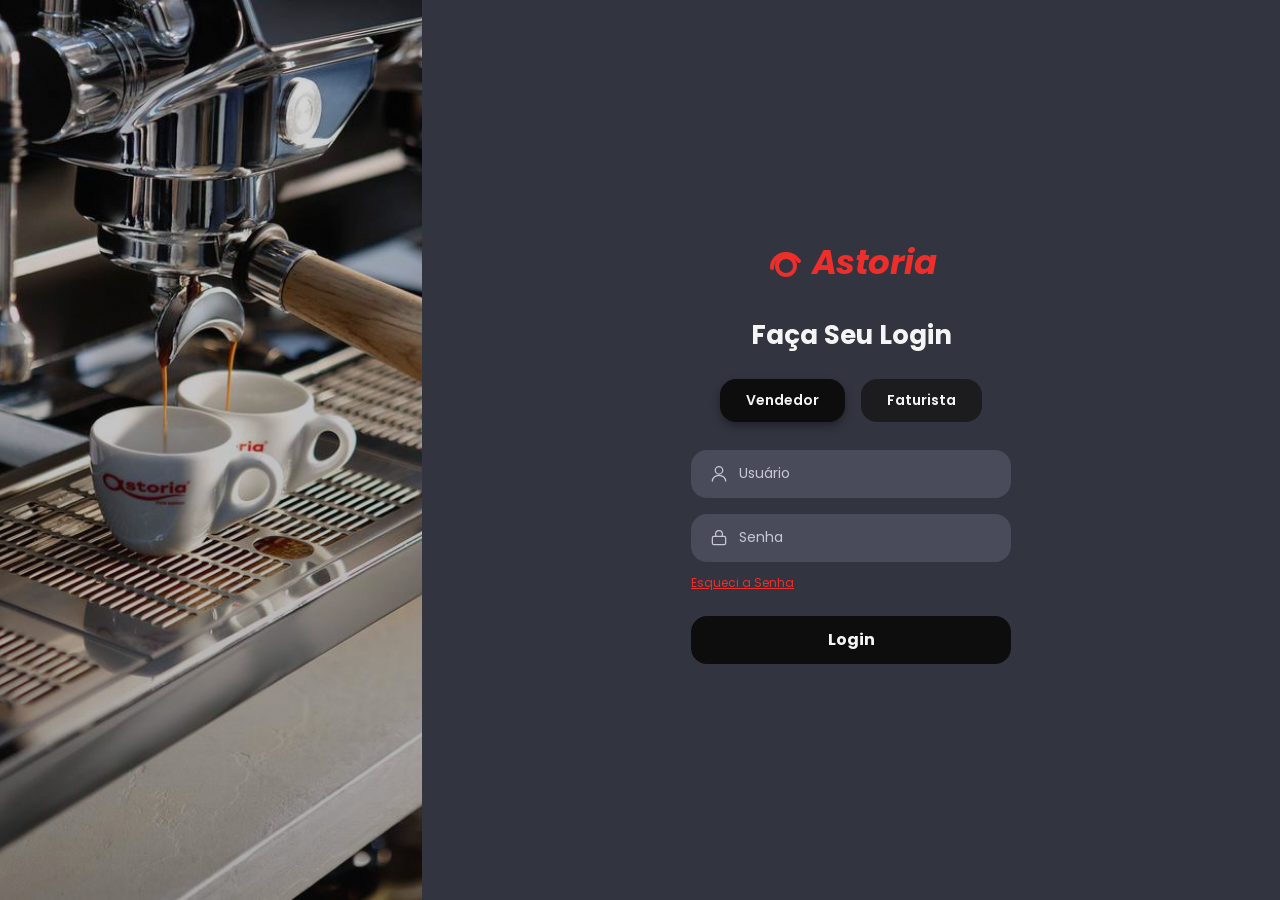
<file: files/index.html>
<!DOCTYPE html>
<html lang="pt-BR">
<head>
  <meta charset="UTF-8">
  <meta name="viewport" content="width=device-width, initial-scale=1.0">
  <title>Astoria | Login</title>
  <link rel="preconnect" href="https://fonts.googleapis.com">
  <link rel="preconnect" href="https://fonts.gstatic.com" crossorigin>
  <link href="https://fonts.googleapis.com/css2?family=Poppins:wght@400;500;600;700;800&display=swap" rel="stylesheet">
  <link rel="stylesheet" href="style.css">
</head>
<body>
  <div class="login-page">
    
    <!-- Painel visual (foto de fundo) -->
    <aside class="login-visual" aria-hidden="true"></aside>

    <!-- Painel do formulário -->
    <main class="login-panel">
      <div class="login-box">

        <div class="brand">
          <svg class="brand-mark" viewBox="0 0 40 40" fill="none" xmlns="http://www.w3.org/2000/svg">
            <path d="M6 26C6 18 12 12 20 12C26 12 30 15 33 19" stroke="#EE2E2A" stroke-width="4" stroke-linecap="round"/>
            <circle cx="20" cy="24" r="9" stroke="#EE2E2A" stroke-width="4"/>
          </svg>
          <span class="brand-name">Astoria</span>
        </div>

        <h1 class="login-title">Faça Seu Login</h1>

        <div class="role-toggle" role="group" aria-label="Selecionar perfil de acesso">
          <button type="button" class="role-btn active" data-role="vendedor" aria-pressed="true">Vendedor</button>
          <button type="button" class="role-btn" data-role="faturista" aria-pressed="false">Faturista</button>
        </div>

        <form class="login-form" action="#" method="post">
          <input type="hidden" name="perfil" id="perfil" value="vendedor">

          <div class="input-group">
            <svg class="input-icon" viewBox="0 0 24 24" fill="none" xmlns="http://www.w3.org/2000/svg">
              <path d="M12 12C14.4853 12 16.5 9.98528 16.5 7.5C16.5 5.01472 14.4853 3 12 3C9.51472 3 7.5 5.01472 7.5 7.5C7.5 9.98528 9.51472 12 12 12Z" stroke="#C7C8D1" stroke-width="1.5"/>
              <path d="M4 20.5C4 16.634 7.582 13.5 12 13.5C16.418 13.5 20 16.634 20 20.5" stroke="#C7C8D1" stroke-width="1.5" stroke-linecap="round"/>
            </svg>
            <input type="text" name="usuario" placeholder="Usuário" autocomplete="username" required>
          </div>

          <div class="input-group">
            <svg class="input-icon" viewBox="0 0 24 24" fill="none" xmlns="http://www.w3.org/2000/svg">
              <rect x="4" y="10" width="16" height="10" rx="2" stroke="#C7C8D1" stroke-width="1.5"/>
              <path d="M8 10V7a4 4 0 0 1 8 0v3" stroke="#C7C8D1" stroke-width="1.5" stroke-linecap="round"/>
            </svg>
            <input type="password" name="senha" placeholder="Senha" autocomplete="current-password" required>
          </div>

          <a href="#" class="forgot-link">Esqueci a Senha</a>

          <button type="submit" class="btn-login">Login</button>
        </form>

      </div>
    </main>
  </div>

  <script>
    // Seleção de perfil (Vendedor / Faturista) — mutuamente exclusiva
    const roleButtons = document.querySelectorAll('.role-btn');
    const perfilInput = document.getElementById('perfil');

    roleButtons.forEach((btn) => {
      btn.addEventListener('click', () => {
        roleButtons.forEach((b) => {
          b.classList.remove('active');
          b.setAttribute('aria-pressed', 'false');
        });
        btn.classList.add('active');
        btn.setAttribute('aria-pressed', 'true');
        perfilInput.value = btn.dataset.role;
      });
    });

    // Envio do formulário (placeholder de integração)
    document.querySelector('.login-form').addEventListener('submit', (e) => {
      e.preventDefault();
      const perfil = perfilInput.value;
      window.location.href = perfil === 'faturista' ? '../files/faturista/index.html' : '../files/vendedor/index.html';
    });
  </script>
</body>
</html>
</file>
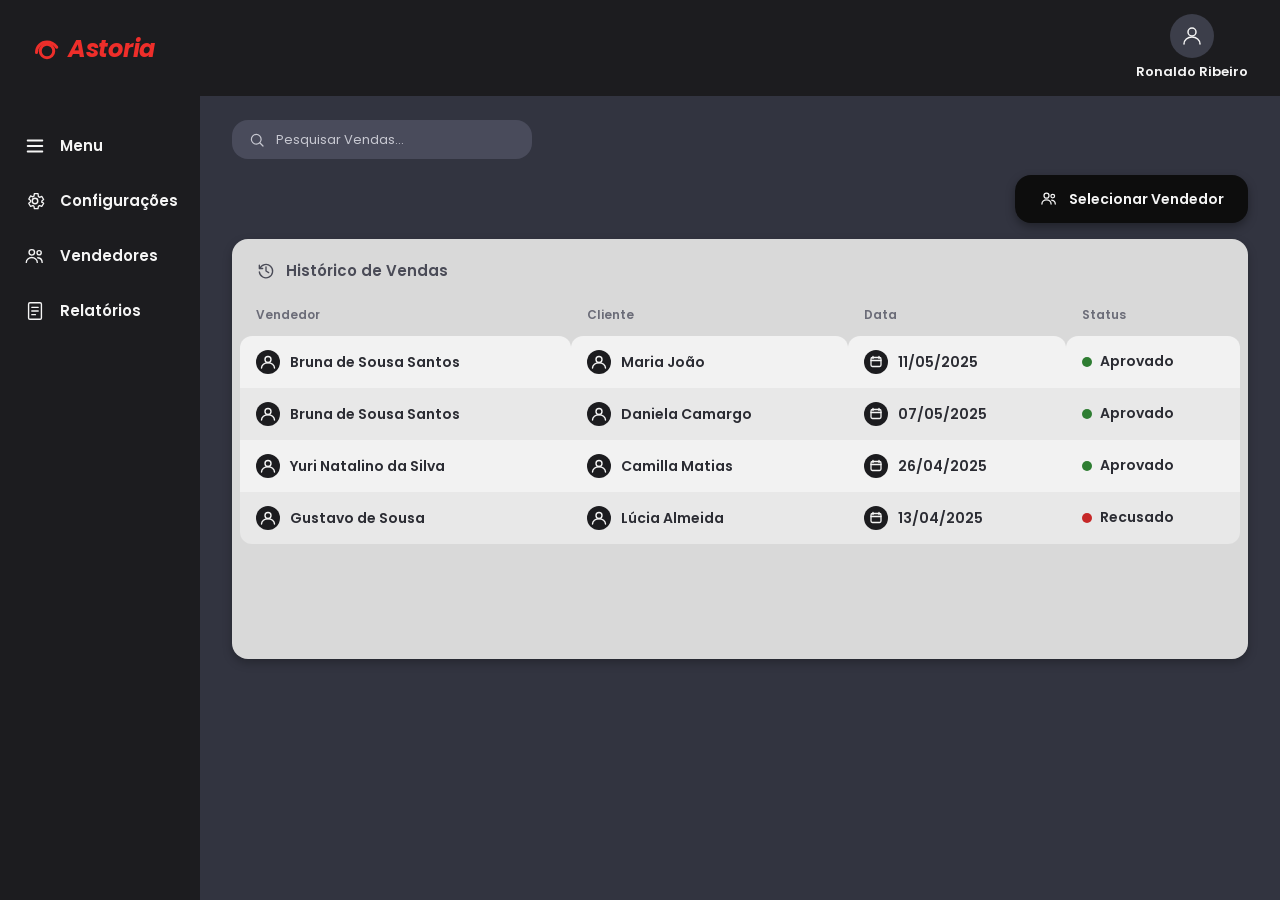
<file: files/faturista/index.html>
<!DOCTYPE html>
<html lang="pt-BR">
<head>
  <meta charset="UTF-8">
  <meta name="viewport" content="width=device-width, initial-scale=1.0">
  <title>Astoria | Área do Faturista</title>
  <link rel="preconnect" href="https://fonts.googleapis.com">
  <link rel="preconnect" href="https://fonts.gstatic.com" crossorigin>
  <link href="https://fonts.googleapis.com/css2?family=Poppins:wght@400;500;600;700;800&display=swap" rel="stylesheet">
  <link rel="stylesheet" href="style.css">
</head>
<body>
  <div class="app">

    <!-- Cabeçalho -->
    <header class="topbar">
      <div class="brand">
        <svg class="brand-mark" viewBox="0 0 40 40" fill="none" xmlns="http://www.w3.org/2000/svg">
          <path d="M6 26C6 18 12 12 20 12C26 12 30 15 33 19" stroke="#EE2E2A" stroke-width="4" stroke-linecap="round"/>
          <circle cx="20" cy="24" r="9" stroke="#EE2E2A" stroke-width="4"/>
        </svg>
        <span class="brand-name">Astoria</span>
      </div>

      <div class="user-info">
        <div class="avatar">
          <svg viewBox="0 0 24 24" fill="none" xmlns="http://www.w3.org/2000/svg">
            <circle cx="12" cy="8" r="4" stroke="#F5F5F5" stroke-width="1.5"/>
            <path d="M4 20c0-4 3.6-7 8-7s8 3 8 7" stroke="#F5F5F5" stroke-width="1.5" stroke-linecap="round"/>
          </svg>
        </div>
        <span class="user-name">Ronaldo Ribeiro</span>
      </div>
    </header>

    <div class="app-body">

      <!-- Menu lateral -->
      <nav class="sidebar" aria-label="Menu principal">
        <button class="nav-item">
          <svg viewBox="0 0 24 24" fill="none" xmlns="http://www.w3.org/2000/svg">
            <path d="M4 6h16M4 12h16M4 18h16" stroke="#F5F5F5" stroke-width="2" stroke-linecap="round"/>
          </svg>
          <span>Menu</span>
        </button>

        <a class="nav-item" href="#">
          <svg viewBox="0 0 24 24" fill="none" xmlns="http://www.w3.org/2000/svg">
            <circle cx="12" cy="12" r="3" stroke="#F5F5F5" stroke-width="1.6"/>
            <path d="M19.4 13.5c.04-.5.04-1 0-1.5l2-1.6-2-3.4-2.4 1a7.9 7.9 0 0 0-1.3-.75L15.3 4h-4l-.4 2.7c-.46.2-.9.45-1.3.75l-2.4-1-2 3.4 2 1.6a6.7 6.7 0 0 0 0 1.5l-2 1.6 2 3.4 2.4-1c.4.3.84.55 1.3.75l.4 2.7h4l.4-2.7c.46-.2.9-.45 1.3-.75l2.4 1 2-3.4-2-1.6Z" stroke="#F5F5F5" stroke-width="1.4" stroke-linejoin="round"/>
          </svg>
          <span>Configurações</span>
        </a>

        <a class="nav-item" href="#">
          <svg viewBox="0 0 24 24" fill="none" xmlns="http://www.w3.org/2000/svg">
            <circle cx="8.5" cy="8" r="3" stroke="#F5F5F5" stroke-width="1.5"/>
            <path d="M2.5 19c0-3 2.7-5.3 6-5.3s6 2.3 6 5.3" stroke="#F5F5F5" stroke-width="1.5" stroke-linecap="round"/>
            <circle cx="16.5" cy="8.5" r="2.3" stroke="#F5F5F5" stroke-width="1.5"/>
            <path d="M15 13.9c2.7.3 4.8 2.3 4.8 5.1" stroke="#F5F5F5" stroke-width="1.5" stroke-linecap="round"/>
          </svg>
          <span>Vendedores</span>
        </a>

        <a class="nav-item" href="#">
          <svg viewBox="0 0 24 24" fill="none" xmlns="http://www.w3.org/2000/svg">
            <rect x="5" y="3" width="14" height="18" rx="1.5" stroke="#F5F5F5" stroke-width="1.5"/>
            <path d="M8.5 8h7M8.5 12h7M8.5 16h4" stroke="#F5F5F5" stroke-width="1.5" stroke-linecap="round"/>
          </svg>
          <span>Relatórios</span>
        </a>
      </nav>

      <!-- Conteúdo principal -->
      <main class="content">
        <div class="toolbar">
          <div class="search-box">
            <svg viewBox="0 0 24 24" fill="none" xmlns="http://www.w3.org/2000/svg">
              <circle cx="11" cy="11" r="6.5" stroke="#C7C8D1" stroke-width="1.6"/>
              <path d="M20 20l-4-4" stroke="#C7C8D1" stroke-width="1.6" stroke-linecap="round"/>
            </svg>
            <input type="text" placeholder="Pesquisar Vendas...">
          </div>
        </div>

        <div class="action-row">
          <button class="select-btn">
            <svg viewBox="0 0 24 24" fill="none" xmlns="http://www.w3.org/2000/svg">
              <circle cx="9" cy="8" r="3" stroke="#F5F5F5" stroke-width="1.5"/>
              <path d="M3.5 18c0-2.8 2.5-5 5.5-5s5.5 2.2 5.5 5" stroke="#F5F5F5" stroke-width="1.5" stroke-linecap="round"/>
              <circle cx="16.5" cy="8.5" r="2.2" stroke="#F5F5F5" stroke-width="1.5"/>
              <path d="M15.2 13.4c2.4.4 4.3 2.2 4.3 4.6" stroke="#F5F5F5" stroke-width="1.5" stroke-linecap="round"/>
            </svg>
            Selecionar Vendedor
          </button>
        </div>

        <section class="card">
          <div class="card-header">
            <svg viewBox="0 0 24 24" fill="none" xmlns="http://www.w3.org/2000/svg">
              <path d="M12 7v5l3.2 1.9" stroke="#4A4B57" stroke-width="1.6" stroke-linecap="round" stroke-linejoin="round"/>
              <path d="M4.6 9A8 8 0 1 1 4 13" stroke="#4A4B57" stroke-width="1.6" stroke-linecap="round"/>
              <path d="M4 5v4h4" stroke="#4A4B57" stroke-width="1.6" stroke-linecap="round" stroke-linejoin="round"/>
            </svg>
            <span>Histórico de Vendas</span>
          </div>

          <div class="table-wrapper">
            <table class="sales-table">
              <caption class="sr-only">Histórico de vendas com vendedor, cliente, data e status</caption>
              <thead>
                <tr>
                  <th scope="col">Vendedor</th>
                  <th scope="col">Cliente</th>
                  <th scope="col">Data</th>
                  <th scope="col">Status</th>
                </tr>
              </thead>
              <tbody>
                <tr>
                  <td>
                    <span class="cell-person">
                      <svg viewBox="0 0 24 24" fill="none" xmlns="http://www.w3.org/2000/svg"><circle cx="12" cy="12" r="12" fill="#1C1C1F"/><circle cx="12" cy="9.5" r="3" stroke="#F5F5F5" stroke-width="1.4"/><path d="M5.5 18c0-3 2.9-5.3 6.5-5.3s6.5 2.3 6.5 5.3" stroke="#F5F5F5" stroke-width="1.4" stroke-linecap="round"/></svg>
                      Bruna de Sousa Santos
                    </span>
                  </td>
                  <td>
                    <span class="cell-person">
                      <svg viewBox="0 0 24 24" fill="none" xmlns="http://www.w3.org/2000/svg"><circle cx="12" cy="12" r="12" fill="#1C1C1F"/><circle cx="12" cy="9.5" r="3" stroke="#F5F5F5" stroke-width="1.4"/><path d="M5.5 18c0-3 2.9-5.3 6.5-5.3s6.5 2.3 6.5 5.3" stroke="#F5F5F5" stroke-width="1.4" stroke-linecap="round"/></svg>
                      Maria João
                    </span>
                  </td>
                  <td>
                    <span class="cell-date">
                      <svg viewBox="0 0 24 24" fill="none" xmlns="http://www.w3.org/2000/svg"><circle cx="12" cy="12" r="12" fill="#1C1C1F"/><rect x="7" y="7.5" width="10" height="9" rx="1.4" stroke="#F5F5F5" stroke-width="1.3"/><path d="M9 6.5v2M15 6.5v2M7 10.5h10" stroke="#F5F5F5" stroke-width="1.3" stroke-linecap="round"/></svg>
                      11/05/2025
                    </span>
                  </td>
                  <td>
                    <span class="status status--approved"><i></i>Aprovado</span>
                  </td>
                </tr>
                <tr>
                  <td>
                    <span class="cell-person">
                      <svg viewBox="0 0 24 24" fill="none" xmlns="http://www.w3.org/2000/svg"><circle cx="12" cy="12" r="12" fill="#1C1C1F"/><circle cx="12" cy="9.5" r="3" stroke="#F5F5F5" stroke-width="1.4"/><path d="M5.5 18c0-3 2.9-5.3 6.5-5.3s6.5 2.3 6.5 5.3" stroke="#F5F5F5" stroke-width="1.4" stroke-linecap="round"/></svg>
                      Bruna de Sousa Santos
                    </span>
                  </td>
                  <td>
                    <span class="cell-person">
                      <svg viewBox="0 0 24 24" fill="none" xmlns="http://www.w3.org/2000/svg"><circle cx="12" cy="12" r="12" fill="#1C1C1F"/><circle cx="12" cy="9.5" r="3" stroke="#F5F5F5" stroke-width="1.4"/><path d="M5.5 18c0-3 2.9-5.3 6.5-5.3s6.5 2.3 6.5 5.3" stroke="#F5F5F5" stroke-width="1.4" stroke-linecap="round"/></svg>
                      Daniela Camargo
                    </span>
                  </td>
                  <td>
                    <span class="cell-date">
                      <svg viewBox="0 0 24 24" fill="none" xmlns="http://www.w3.org/2000/svg"><circle cx="12" cy="12" r="12" fill="#1C1C1F"/><rect x="7" y="7.5" width="10" height="9" rx="1.4" stroke="#F5F5F5" stroke-width="1.3"/><path d="M9 6.5v2M15 6.5v2M7 10.5h10" stroke="#F5F5F5" stroke-width="1.3" stroke-linecap="round"/></svg>
                      07/05/2025
                    </span>
                  </td>
                  <td>
                    <span class="status status--approved"><i></i>Aprovado</span>
                  </td>
                </tr>
                <tr>
                  <td>
                    <span class="cell-person">
                      <svg viewBox="0 0 24 24" fill="none" xmlns="http://www.w3.org/2000/svg"><circle cx="12" cy="12" r="12" fill="#1C1C1F"/><circle cx="12" cy="9.5" r="3" stroke="#F5F5F5" stroke-width="1.4"/><path d="M5.5 18c0-3 2.9-5.3 6.5-5.3s6.5 2.3 6.5 5.3" stroke="#F5F5F5" stroke-width="1.4" stroke-linecap="round"/></svg>
                      Yuri Natalino da Silva
                    </span>
                  </td>
                  <td>
                    <span class="cell-person">
                      <svg viewBox="0 0 24 24" fill="none" xmlns="http://www.w3.org/2000/svg"><circle cx="12" cy="12" r="12" fill="#1C1C1F"/><circle cx="12" cy="9.5" r="3" stroke="#F5F5F5" stroke-width="1.4"/><path d="M5.5 18c0-3 2.9-5.3 6.5-5.3s6.5 2.3 6.5 5.3" stroke="#F5F5F5" stroke-width="1.4" stroke-linecap="round"/></svg>
                      Camilla Matias
                    </span>
                  </td>
                  <td>
                    <span class="cell-date">
                      <svg viewBox="0 0 24 24" fill="none" xmlns="http://www.w3.org/2000/svg"><circle cx="12" cy="12" r="12" fill="#1C1C1F"/><rect x="7" y="7.5" width="10" height="9" rx="1.4" stroke="#F5F5F5" stroke-width="1.3"/><path d="M9 6.5v2M15 6.5v2M7 10.5h10" stroke="#F5F5F5" stroke-width="1.3" stroke-linecap="round"/></svg>
                      26/04/2025
                    </span>
                  </td>
                  <td>
                    <span class="status status--approved"><i></i>Aprovado</span>
                  </td>
                </tr>
                <tr>
                  <td>
                    <span class="cell-person">
                      <svg viewBox="0 0 24 24" fill="none" xmlns="http://www.w3.org/2000/svg"><circle cx="12" cy="12" r="12" fill="#1C1C1F"/><circle cx="12" cy="9.5" r="3" stroke="#F5F5F5" stroke-width="1.4"/><path d="M5.5 18c0-3 2.9-5.3 6.5-5.3s6.5 2.3 6.5 5.3" stroke="#F5F5F5" stroke-width="1.4" stroke-linecap="round"/></svg>
                      Gustavo de Sousa
                    </span>
                  </td>
                  <td>
                    <span class="cell-person">
                      <svg viewBox="0 0 24 24" fill="none" xmlns="http://www.w3.org/2000/svg"><circle cx="12" cy="12" r="12" fill="#1C1C1F"/><circle cx="12" cy="9.5" r="3" stroke="#F5F5F5" stroke-width="1.4"/><path d="M5.5 18c0-3 2.9-5.3 6.5-5.3s6.5 2.3 6.5 5.3" stroke="#F5F5F5" stroke-width="1.4" stroke-linecap="round"/></svg>
                      Lúcia Almeida
                    </span>
                  </td>
                  <td>
                    <span class="cell-date">
                      <svg viewBox="0 0 24 24" fill="none" xmlns="http://www.w3.org/2000/svg"><circle cx="12" cy="12" r="12" fill="#1C1C1F"/><rect x="7" y="7.5" width="10" height="9" rx="1.4" stroke="#F5F5F5" stroke-width="1.3"/><path d="M9 6.5v2M15 6.5v2M7 10.5h10" stroke="#F5F5F5" stroke-width="1.3" stroke-linecap="round"/></svg>
                      13/04/2025
                    </span>
                  </td>
                  <td>
                    <span class="status status--rejected"><i></i>Recusado</span>
                  </td>
                </tr>
              </tbody>
            </table>
          </div>
        </section>
      </main>
    </div>
  </div>
</body>
</html>
</file>
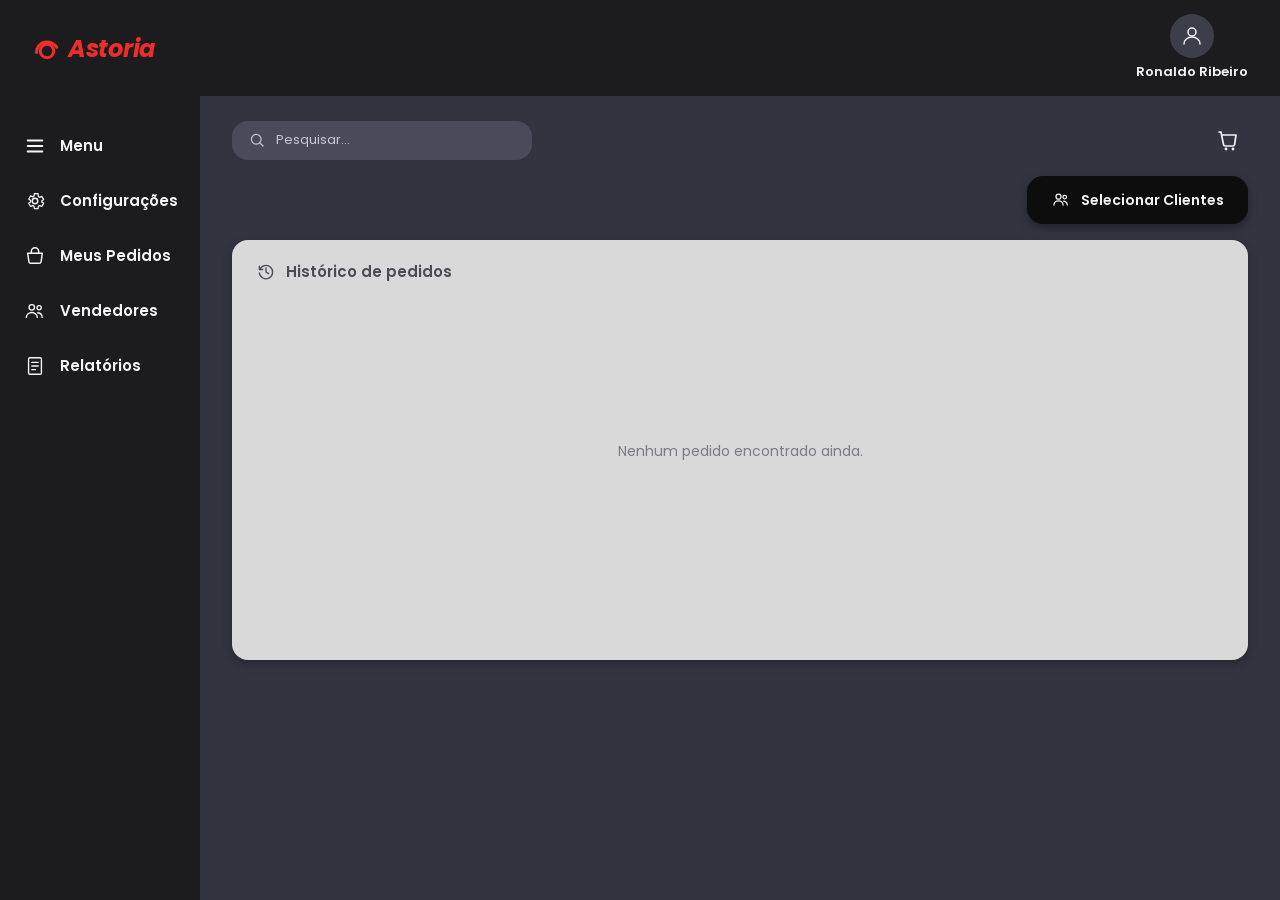
<file: files/vendedor/index.html>
<!DOCTYPE html>
<html lang="pt-BR">
<head>
  <meta charset="UTF-8">
  <meta name="viewport" content="width=device-width, initial-scale=1.0">
  <title>Astoria | Área do Vendedor</title>
  <link rel="preconnect" href="https://fonts.googleapis.com">
  <link rel="preconnect" href="https://fonts.gstatic.com" crossorigin>
  <link href="https://fonts.googleapis.com/css2?family=Poppins:wght@400;500;600;700;800&display=swap" rel="stylesheet">
  <link rel="stylesheet" href="style.css">
</head>
<body>
  <div class="app">

    <!-- Cabeçalho -->
    <header class="topbar">
      <div class="brand">
        <svg class="brand-mark" viewBox="0 0 40 40" fill="none" xmlns="http://www.w3.org/2000/svg">
          <path d="M6 26C6 18 12 12 20 12C26 12 30 15 33 19" stroke="#EE2E2A" stroke-width="4" stroke-linecap="round"/>
          <circle cx="20" cy="24" r="9" stroke="#EE2E2A" stroke-width="4"/>
        </svg>
        <span class="brand-name">Astoria</span>
      </div>

      <div class="user-info">
        <div class="avatar">
          <svg viewBox="0 0 24 24" fill="none" xmlns="http://www.w3.org/2000/svg">
            <circle cx="12" cy="8" r="4" stroke="#F5F5F5" stroke-width="1.5"/>
            <path d="M4 20c0-4 3.6-7 8-7s8 3 8 7" stroke="#F5F5F5" stroke-width="1.5" stroke-linecap="round"/>
          </svg>
        </div>
        <span class="user-name">Ronaldo Ribeiro</span>
      </div>
    </header>

    <div class="app-body">

      <!-- Menu lateral -->
      <nav class="sidebar" aria-label="Menu principal">
        <button class="nav-item">
          <svg viewBox="0 0 24 24" fill="none" xmlns="http://www.w3.org/2000/svg">
            <path d="M4 6h16M4 12h16M4 18h16" stroke="#F5F5F5" stroke-width="2" stroke-linecap="round"/>
          </svg>
          <span>Menu</span>
        </button>

        <a class="nav-item" href="#">
          <svg viewBox="0 0 24 24" fill="none" xmlns="http://www.w3.org/2000/svg">
            <circle cx="12" cy="12" r="3" stroke="#F5F5F5" stroke-width="1.6"/>
            <path d="M19.4 13.5c.04-.5.04-1 0-1.5l2-1.6-2-3.4-2.4 1a7.9 7.9 0 0 0-1.3-.75L15.3 4h-4l-.4 2.7c-.46.2-.9.45-1.3.75l-2.4-1-2 3.4 2 1.6a6.7 6.7 0 0 0 0 1.5l-2 1.6 2 3.4 2.4-1c.4.3.84.55 1.3.75l.4 2.7h4l.4-2.7c.46-.2.9-.45 1.3-.75l2.4 1 2-3.4-2-1.6Z" stroke="#F5F5F5" stroke-width="1.4" stroke-linejoin="round"/>
          </svg>
          <span>Configurações</span>
        </a>

        <a class="nav-item" href="#">
          <svg viewBox="0 0 24 24" fill="none" xmlns="http://www.w3.org/2000/svg">
            <path d="M4 9h16l-1.4 9.4A2 2 0 0 1 16.6 20H7.4a2 2 0 0 1-2-1.6L4 9Z" stroke="#F5F5F5" stroke-width="1.6" stroke-linejoin="round"/>
            <path d="M8 9V7a4 4 0 0 1 8 0v2" stroke="#F5F5F5" stroke-width="1.6"/>
          </svg>
          <span>Meus Pedidos</span>
        </a>

        <a class="nav-item" href="#">
          <svg viewBox="0 0 24 24" fill="none" xmlns="http://www.w3.org/2000/svg">
            <circle cx="8.5" cy="8" r="3" stroke="#F5F5F5" stroke-width="1.5"/>
            <path d="M2.5 19c0-3 2.7-5.3 6-5.3s6 2.3 6 5.3" stroke="#F5F5F5" stroke-width="1.5" stroke-linecap="round"/>
            <circle cx="16.5" cy="8.5" r="2.3" stroke="#F5F5F5" stroke-width="1.5"/>
            <path d="M15 13.9c2.7.3 4.8 2.3 4.8 5.1" stroke="#F5F5F5" stroke-width="1.5" stroke-linecap="round"/>
          </svg>
          <span>Vendedores</span>
        </a>

        <a class="nav-item" href="#">
          <svg viewBox="0 0 24 24" fill="none" xmlns="http://www.w3.org/2000/svg">
            <rect x="5" y="3" width="14" height="18" rx="1.5" stroke="#F5F5F5" stroke-width="1.5"/>
            <path d="M8.5 8h7M8.5 12h7M8.5 16h4" stroke="#F5F5F5" stroke-width="1.5" stroke-linecap="round"/>
          </svg>
          <span>Relatórios</span>
        </a>
      </nav>

      <!-- Conteúdo principal -->
      <main class="content">
        <div class="toolbar">
          <div class="search-box">
            <svg viewBox="0 0 24 24" fill="none" xmlns="http://www.w3.org/2000/svg">
              <circle cx="11" cy="11" r="6.5" stroke="#C7C8D1" stroke-width="1.6"/>
              <path d="M20 20l-4-4" stroke="#C7C8D1" stroke-width="1.6" stroke-linecap="round"/>
            </svg>
            <input type="text" placeholder="Pesquisar...">
          </div>

          <button class="icon-btn" aria-label="Carrinho">
            <svg viewBox="0 0 24 24" fill="none" xmlns="http://www.w3.org/2000/svg">
              <path d="M3 4h2l2.4 12.2A2 2 0 0 0 9.4 18h7.2a2 2 0 0 0 2-1.6L20 7H6" stroke="#F2F2F2" stroke-width="1.7" stroke-linecap="round" stroke-linejoin="round"/>
              <circle cx="10" cy="21" r="1.4" fill="#F2F2F2"/>
              <circle cx="17" cy="21" r="1.4" fill="#F2F2F2"/>
            </svg>
          </button>
        </div>

        <div class="action-row">
          <button class="select-btn">
            <svg viewBox="0 0 24 24" fill="none" xmlns="http://www.w3.org/2000/svg">
              <circle cx="9" cy="8" r="3" stroke="#F5F5F5" stroke-width="1.5"/>
              <path d="M3.5 18c0-2.8 2.5-5 5.5-5s5.5 2.2 5.5 5" stroke="#F5F5F5" stroke-width="1.5" stroke-linecap="round"/>
              <circle cx="16.5" cy="8.5" r="2.2" stroke="#F5F5F5" stroke-width="1.5"/>
              <path d="M15.2 13.4c2.4.4 4.3 2.2 4.3 4.6" stroke="#F5F5F5" stroke-width="1.5" stroke-linecap="round"/>
            </svg>
            Selecionar Clientes
          </button>
        </div>

        <section class="card">
          <div class="card-header">
            <svg viewBox="0 0 24 24" fill="none" xmlns="http://www.w3.org/2000/svg">
              <path d="M12 7v5l3.2 1.9" stroke="#4A4B57" stroke-width="1.6" stroke-linecap="round" stroke-linejoin="round"/>
              <path d="M4.6 9A8 8 0 1 1 4 13" stroke="#4A4B57" stroke-width="1.6" stroke-linecap="round"/>
              <path d="M4 5v4h4" stroke="#4A4B57" stroke-width="1.6" stroke-linecap="round" stroke-linejoin="round"/>
            </svg>
            <span>Histórico de pedidos</span>
          </div>

          <div class="card-body card-body--empty">
            <p>Nenhum pedido encontrado ainda.</p>
          </div>
        </section>
      </main>
    </div>
  </div>
</body>
</html>
</file>
<file: files/style.css>
/* ============================================
   Astoria — Tela de Login
   ============================================ */

:root {
  --bg-dark: #323440;
  --bg-darker: #1c1c1f;
  --input-bg: #494b5b;
  --btn-black: #0d0d0d;
  --accent-red: #ee2e2a;
  --text-white: #f5f5f5;
  --text-muted: #c7c8d1;
  --radius-lg: 16px;
  --radius-pill: 20px;
  --font-main: "Poppins", "Segoe UI", sans-serif;
}

* {
  box-sizing: border-box;
  margin: 0;
  padding: 0;
}

body {
  font-family: var(--font-main);
  background: var(--bg-dark);
  color: var(--text-white);
  min-height: 100vh;
}

.login-page {
  display: flex;
  min-height: 100vh;
  width: 100%;
}

/* Painel visual (foto de fundo) */
.login-visual {
  flex: 0 0 33%;
  max-width: 426px;
  min-height: 100vh;
  background-image:
    linear-gradient(180deg, rgba(15, 15, 18, 0.15) 0%, rgba(15, 15, 18, 0.35) 100%),
    url("[data-uri]");
  background-size: cover;
  background-position: center;
}

/* Painel do formulário */
.login-panel {
  flex: 1;
  display: flex;
  align-items: center;
  justify-content: center;
  background: var(--bg-dark);
  padding: 40px 24px;
}

.login-box {
  width: 100%;
  max-width: 320px;
  display: flex;
  flex-direction: column;
  align-items: center;
  text-align: center;
}

/* Marca */
.brand {
  display: flex;
  align-items: center;
  gap: 6px;
  margin-bottom: 28px;
}

.brand-mark {
  width: 40px;
  height: 40px;
}

.brand-name {
  font-size: 34px;
  font-weight: 700;
  font-style: italic;
  color: var(--accent-red);
  letter-spacing: -0.5px;
}

.login-title {
  font-size: 26px;
  font-weight: 700;
  color: var(--text-white);
  margin-bottom: 24px;
}

/* Alternância de perfil */
.role-toggle {
  display: flex;
  gap: 16px;
  margin-bottom: 28px;
}

.role-btn {
  font-family: var(--font-main);
  font-size: 14px;
  font-weight: 600;
  padding: 11px 26px;
  border-radius: var(--radius-lg);
  border: none;
  cursor: pointer;
  background: var(--bg-darker);
  color: var(--text-white);
  transition: background 0.2s ease, transform 0.15s ease;
}

.role-btn:hover {
  transform: translateY(-1px);
}

.role-btn.active {
  background: var(--btn-black);
  box-shadow: 0 4px 8px rgba(0, 0, 0, 0.35);
}

/* Formulário */
.login-form {
  width: 100%;
  display: flex;
  flex-direction: column;
  gap: 16px;
}

.input-group {
  position: relative;
  width: 100%;
}

.input-icon {
  position: absolute;
  left: 18px;
  top: 50%;
  transform: translateY(-50%);
  width: 20px;
  height: 20px;
  pointer-events: none;
}

.input-group input {
  width: 100%;
  height: 48px;
  border: none;
  border-radius: var(--radius-lg);
  background: var(--input-bg);
  color: var(--text-white);
  font-family: var(--font-main);
  font-size: 14px;
  padding: 0 18px 0 48px;
  outline: none;
  transition: box-shadow 0.2s ease;
}

.input-group input::placeholder {
  color: var(--text-muted);
}

.input-group input:focus {
  box-shadow: 0 0 0 2px var(--accent-red);
}

.forgot-link {
  align-self: flex-start;
  font-size: 12px;
  color: var(--accent-red);
  text-decoration: underline;
  margin-top: -4px;
}

.btn-login {
  margin-top: 8px;
  height: 48px;
  border: none;
  border-radius: var(--radius-lg);
  background: var(--btn-black);
  color: var(--text-white);
  font-family: var(--font-main);
  font-size: 16px;
  font-weight: 700;
  cursor: pointer;
  transition: opacity 0.2s ease, transform 0.15s ease;
}

.btn-login:hover {
  opacity: 0.9;
  transform: translateY(-1px);
}

.btn-login:active {
  transform: translateY(0);
}

/* Responsivo */
@media (max-width: 860px) {
  .login-visual {
    display: none;
  }
  .login-panel {
    flex: 1 1 100%;
  }
}

@media (max-width: 380px) {
  .role-toggle {
    gap: 10px;
  }
  .role-btn {
    padding: 10px 18px;
  }
}
</file>
<file: files/faturista/style.css>
/* ============================================
   Astoria — Área do Faturista
   ============================================ */

:root {
  --bg-dark: #323440;
  --bg-darker: #1c1c1f;
  --input-bg: #494b5b;
  --btn-black: #0d0d0d;
  --card-bg: #d9d9d9;
  --accent-red: #ee2e2a;
  --text-white: #f5f5f5;
  --text-muted: #c7c8d1;
  --text-dark: #2b2c33;
  --status-green: #2e7d32;
  --status-red: #c62828;
  --radius-lg: 16px;
  --header-h: 96px;
  --sidebar-w: 200px;
  --font-main: "Poppins", "Segoe UI", sans-serif;
}

* {
  box-sizing: border-box;
  margin: 0;
  padding: 0;
}

html, body {
  height: 100%;
}

body {
  font-family: var(--font-main);
  background: var(--bg-dark);
  color: var(--text-white);
}

.sr-only {
  position: absolute;
  width: 1px;
  height: 1px;
  overflow: hidden;
  clip: rect(0 0 0 0);
  white-space: nowrap;
}

.app {
  min-height: 100vh;
  display: flex;
  flex-direction: column;
}

/* ---------- Cabeçalho ---------- */
.topbar {
  height: var(--header-h);
  background: var(--bg-darker);
  display: flex;
  align-items: center;
  justify-content: space-between;
  padding: 0 32px;
  flex-shrink: 0;
}

.brand {
  display: flex;
  align-items: center;
  gap: 6px;
}

.brand-mark {
  width: 30px;
  height: 30px;
}

.brand-name {
  font-size: 24px;
  font-weight: 700;
  font-style: italic;
  color: var(--accent-red);
  letter-spacing: -0.3px;
}

.user-info {
  display: flex;
  flex-direction: column;
  align-items: center;
  gap: 4px;
}

.avatar {
  width: 44px;
  height: 44px;
  border-radius: 50%;
  background: #3c3e4a;
  display: flex;
  align-items: center;
  justify-content: center;
}

.avatar svg {
  width: 24px;
  height: 24px;
}

.user-name {
  font-size: 13px;
  font-weight: 600;
}

/* ---------- Corpo ---------- */
.app-body {
  flex: 1;
  display: flex;
  min-height: 0;
}

/* ---------- Menu lateral ---------- */
.sidebar {
  width: var(--sidebar-w);
  flex-shrink: 0;
  background: var(--bg-darker);
  display: flex;
  flex-direction: column;
  gap: 4px;
  padding: 24px 0;
}

.nav-item {
  display: flex;
  align-items: center;
  gap: 14px;
  background: none;
  border: none;
  color: var(--text-white);
  font-family: var(--font-main);
  font-size: 15px;
  font-weight: 600;
  text-decoration: none;
  padding: 14px 24px;
  cursor: pointer;
  transition: background 0.15s ease;
}

.nav-item svg {
  width: 22px;
  height: 22px;
  flex-shrink: 0;
}

.nav-item:hover {
  background: rgba(255, 255, 255, 0.06);
}

/* ---------- Conteúdo ---------- */
.content {
  flex: 1;
  padding: 24px 32px 32px;
  overflow-x: hidden;
}

.toolbar {
  display: flex;
  align-items: center;
  gap: 16px;
  margin-bottom: 16px;
}

.search-box {
  position: relative;
  flex: 1;
  max-width: 300px;
}

.search-box svg {
  position: absolute;
  left: 16px;
  top: 50%;
  transform: translateY(-50%);
  width: 18px;
  height: 18px;
}

.search-box input {
  width: 100%;
  height: 39px;
  border: none;
  border-radius: var(--radius-lg);
  background: var(--input-bg);
  color: var(--text-white);
  font-family: var(--font-main);
  font-size: 13px;
  padding: 0 16px 0 44px;
  outline: none;
}

.search-box input::placeholder {
  color: var(--text-muted);
}

.action-row {
  display: flex;
  justify-content: flex-end;
  margin-bottom: 16px;
}

.select-btn {
  display: flex;
  align-items: center;
  gap: 10px;
  height: 48px;
  padding: 0 24px;
  border: none;
  border-radius: var(--radius-lg);
  background: var(--btn-black);
  color: var(--text-white);
  font-family: var(--font-main);
  font-size: 14px;
  font-weight: 600;
  cursor: pointer;
  box-shadow: 0 4px 10px rgba(0, 0, 0, 0.35);
  transition: opacity 0.15s ease, transform 0.15s ease;
}

.select-btn svg {
  width: 20px;
  height: 20px;
}

.select-btn:hover {
  opacity: 0.9;
  transform: translateY(-1px);
}

/* ---------- Cartão de conteúdo ---------- */
.card {
  background: var(--card-bg);
  border-radius: var(--radius-lg);
  color: var(--text-dark);
  min-height: 420px;
  box-shadow: 0 4px 10px rgba(0, 0, 0, 0.25);
  overflow: hidden;
}

.card-header {
  display: flex;
  align-items: center;
  gap: 10px;
  padding: 20px 24px;
  font-size: 15px;
  font-weight: 600;
  color: #4a4b57;
}

.card-header svg {
  width: 20px;
  height: 20px;
}

/* ---------- Tabela ---------- */
.table-wrapper {
  overflow-x: auto;
  padding: 0 8px 16px;
}

.sales-table {
  width: 100%;
  border-collapse: collapse;
  min-width: 640px;
}

.sales-table thead th {
  text-align: left;
  font-size: 12px;
  font-weight: 600;
  color: #6b6c78;
  text-transform: none;
  padding: 4px 16px 12px;
}

.sales-table tbody tr {
  background: #f2f2f2;
}

.sales-table tbody tr:nth-child(even) {
  background: #e8e8e8;
}

.sales-table td {
  padding: 14px 16px;
  font-size: 14px;
  font-weight: 600;
  color: var(--text-dark);
  vertical-align: middle;
}

.sales-table tbody tr:first-child td {
  border-top-left-radius: 12px;
  border-top-right-radius: 12px;
}

.sales-table tbody tr:first-child td:first-child {
  border-top-left-radius: 12px;
}

.sales-table tbody tr:last-child td:first-child {
  border-bottom-left-radius: 12px;
}

.sales-table tbody tr:last-child td:last-child {
  border-bottom-right-radius: 12px;
}

.cell-person,
.cell-date {
  display: flex;
  align-items: center;
  gap: 10px;
}

.cell-person svg,
.cell-date svg {
  width: 24px;
  height: 24px;
  flex-shrink: 0;
}

.status {
  display: inline-flex;
  align-items: center;
  gap: 8px;
  font-weight: 600;
}

.status i {
  width: 10px;
  height: 10px;
  border-radius: 50%;
  display: inline-block;
}

.status--approved i {
  background: var(--status-green);
}

.status--rejected i {
  background: var(--status-red);
}

/* ---------- Responsivo ---------- */
@media (max-width: 900px) {
  .sidebar {
    width: 72px;
  }
  .nav-item span {
    display: none;
  }
  .nav-item {
    justify-content: center;
    padding: 14px 0;
  }
}

@media (max-width: 640px) {
  .topbar {
    padding: 0 16px;
  }
  .content {
    padding: 16px;
  }
  .select-btn {
    width: 100%;
    justify-content: center;
  }
}
</file>
<file: files/vendedor/style.css>
/* ============================================
   Astoria — Área do Vendedor
   ============================================ */

:root {
  --bg-dark: #323440;
  --bg-darker: #1c1c1f;
  --input-bg: #494b5b;
  --btn-black: #0d0d0d;
  --card-bg: #d9d9d9;
  --accent-red: #ee2e2a;
  --text-white: #f5f5f5;
  --text-muted: #c7c8d1;
  --text-dark: #2b2c33;
  --radius-lg: 16px;
  --header-h: 96px;
  --sidebar-w: 200px;
  --font-main: "Poppins", "Segoe UI", sans-serif;
}

* {
  box-sizing: border-box;
  margin: 0;
  padding: 0;
}

html, body {
  height: 100%;
}

body {
  font-family: var(--font-main);
  background: var(--bg-dark);
  color: var(--text-white);
}

.app {
  min-height: 100vh;
  display: flex;
  flex-direction: column;
}

/* ---------- Cabeçalho ---------- */
.topbar {
  height: var(--header-h);
  background: var(--bg-darker);
  display: flex;
  align-items: center;
  justify-content: space-between;
  padding: 0 32px;
  flex-shrink: 0;
}

.brand {
  display: flex;
  align-items: center;
  gap: 6px;
}

.brand-mark {
  width: 30px;
  height: 30px;
}

.brand-name {
  font-size: 24px;
  font-weight: 700;
  font-style: italic;
  color: var(--accent-red);
  letter-spacing: -0.3px;
}

.user-info {
  display: flex;
  flex-direction: column;
  align-items: center;
  gap: 4px;
}

.avatar {
  width: 44px;
  height: 44px;
  border-radius: 50%;
  background: #3c3e4a;
  display: flex;
  align-items: center;
  justify-content: center;
}

.avatar svg {
  width: 24px;
  height: 24px;
}

.user-name {
  font-size: 13px;
  font-weight: 600;
}

/* ---------- Corpo ---------- */
.app-body {
  flex: 1;
  display: flex;
  min-height: 0;
}

/* ---------- Menu lateral ---------- */
.sidebar {
  width: var(--sidebar-w);
  flex-shrink: 0;
  background: var(--bg-darker);
  display: flex;
  flex-direction: column;
  gap: 4px;
  padding: 24px 0;
}

.nav-item {
  display: flex;
  align-items: center;
  gap: 14px;
  background: none;
  border: none;
  color: var(--text-white);
  font-family: var(--font-main);
  font-size: 15px;
  font-weight: 600;
  text-decoration: none;
  padding: 14px 24px;
  cursor: pointer;
  transition: background 0.15s ease;
}

.nav-item svg {
  width: 22px;
  height: 22px;
  flex-shrink: 0;
}

.nav-item:hover {
  background: rgba(255, 255, 255, 0.06);
}

/* ---------- Conteúdo ---------- */
.content {
  flex: 1;
  padding: 24px 32px 32px;
  overflow-x: hidden;
}

.toolbar {
  display: flex;
  align-items: center;
  justify-content: space-between;
  gap: 16px;
  margin-bottom: 16px;
}

.search-box {
  position: relative;
  flex: 1;
  max-width: 300px;
}

.search-box svg {
  position: absolute;
  left: 16px;
  top: 50%;
  transform: translateY(-50%);
  width: 18px;
  height: 18px;
}

.search-box input {
  width: 100%;
  height: 39px;
  border: none;
  border-radius: var(--radius-lg);
  background: var(--input-bg);
  color: var(--text-white);
  font-family: var(--font-main);
  font-size: 13px;
  padding: 0 16px 0 44px;
  outline: none;
}

.search-box input::placeholder {
  color: var(--text-muted);
}

.icon-btn {
  width: 40px;
  height: 40px;
  border: none;
  border-radius: 50%;
  background: transparent;
  display: flex;
  align-items: center;
  justify-content: center;
  cursor: pointer;
  flex-shrink: 0;
}

.icon-btn svg {
  width: 24px;
  height: 24px;
}

.icon-btn:hover {
  background: rgba(255, 255, 255, 0.08);
}

.action-row {
  display: flex;
  justify-content: flex-end;
  margin-bottom: 16px;
}

.select-btn {
  display: flex;
  align-items: center;
  gap: 10px;
  height: 48px;
  padding: 0 24px;
  border: none;
  border-radius: var(--radius-lg);
  background: var(--btn-black);
  color: var(--text-white);
  font-family: var(--font-main);
  font-size: 14px;
  font-weight: 600;
  cursor: pointer;
  box-shadow: 0 4px 10px rgba(0, 0, 0, 0.35);
  transition: opacity 0.15s ease, transform 0.15s ease;
}

.select-btn svg {
  width: 20px;
  height: 20px;
}

.select-btn:hover {
  opacity: 0.9;
  transform: translateY(-1px);
}

/* ---------- Cartão de conteúdo ---------- */
.card {
  background: var(--card-bg);
  border-radius: var(--radius-lg);
  color: var(--text-dark);
  min-height: 420px;
  box-shadow: 0 4px 10px rgba(0, 0, 0, 0.25);
  overflow: hidden;
}

.card-header {
  display: flex;
  align-items: center;
  gap: 10px;
  padding: 20px 24px;
  font-size: 15px;
  font-weight: 600;
  color: #4a4b57;
}

.card-header svg {
  width: 20px;
  height: 20px;
}

.card-body {
  padding: 0 24px 24px;
}

.card-body--empty {
  display: flex;
  align-items: center;
  justify-content: center;
  min-height: 320px;
  color: #7a7b85;
  font-size: 14px;
}

/* ---------- Responsivo ---------- */
@media (max-width: 900px) {
  .sidebar {
    width: 72px;
  }
  .nav-item span {
    display: none;
  }
  .nav-item {
    justify-content: center;
    padding: 14px 0;
  }
}

@media (max-width: 640px) {
  .topbar {
    padding: 0 16px;
  }
  .content {
    padding: 16px;
  }
  .toolbar {
    flex-wrap: wrap;
  }
  .search-box {
    max-width: none;
  }
  .select-btn {
    width: 100%;
    justify-content: center;
  }
}
</file>
